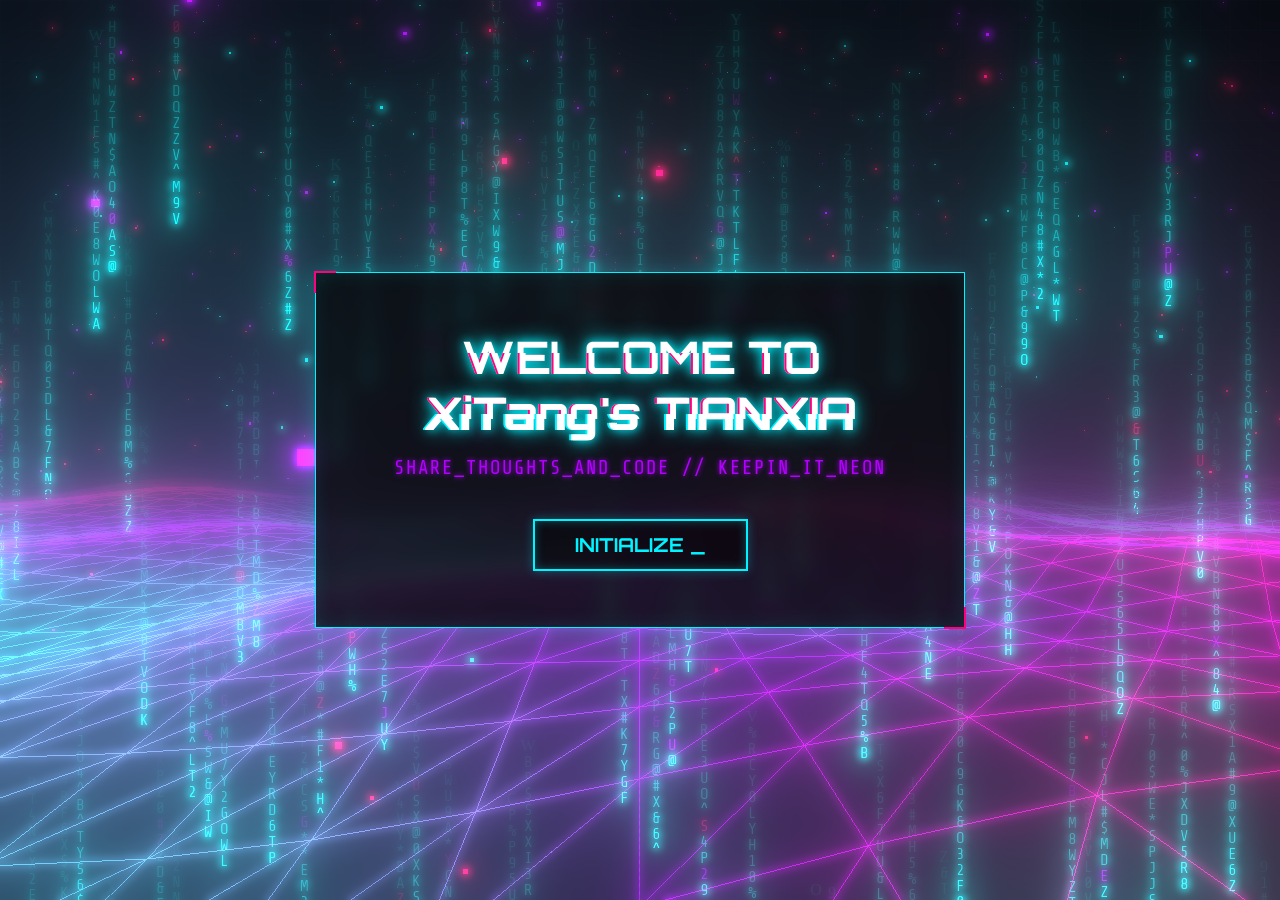
<file: index.html>
<!DOCTYPE html>
<html lang="zh-CN">
<head>
    <meta charset="UTF-8">
    <meta name="viewport" content="width=device-width, initial-scale=1.0">
    <title>CYBERPUNK NEON BLOG</title>
    <link href="https://fonts.googleapis.com/css2?family=Orbitron:wght@400;700;900&family=Share+Tech+Mono&display=swap" rel="stylesheet">
  <script type="module" crossorigin src="/assets/index-zsts9PCw.js"></script>
  <link rel="stylesheet" crossorigin href="/assets/index-DtNtdESn.css">
</head>
<body>
    <canvas id="cyber-canvas"></canvas>
    
    <div class="content">
        <h1 class="glitch" data-text="WELCOME TO XiTang's TIANXIA">WELCOME TO XiTang's TIANXIA</h1>
        <p class="subtitle">SHARE_THOUGHTS_AND_CODE // KEEPIN_IT_NEON</p>
        <a href="/index.php" style="text-decoration: none;">
            <button class="cyber-btn">
                INITIALIZE <span class="blink">_</span>
            </button>
        </a>
    </div>

</body>
</html>
</file>
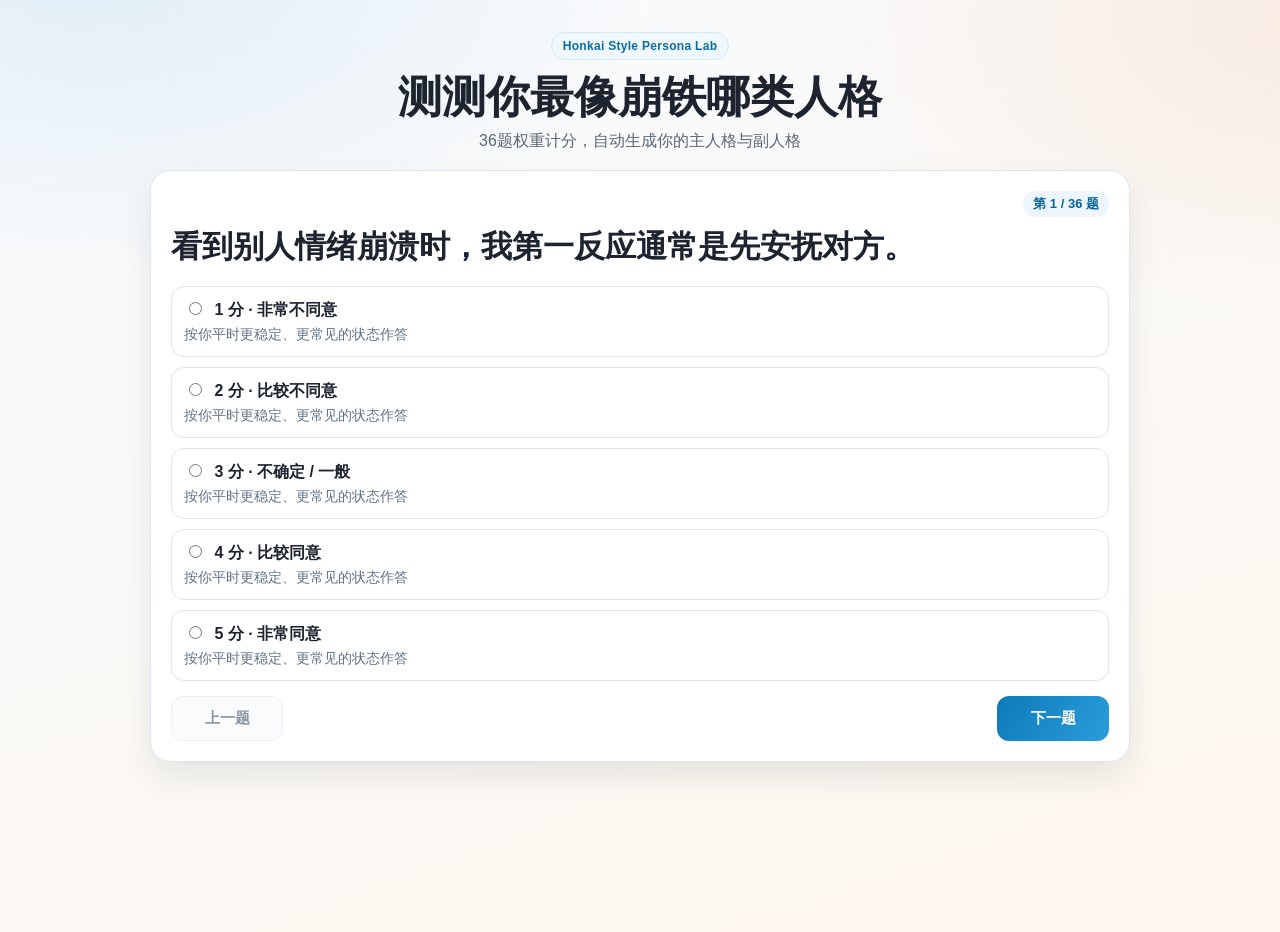
<file: beng-tie-test/index.html>
<!doctype html>
<html lang="zh-CN">
<head>
  <meta charset="UTF-8">
  <meta name="viewport" content="width=device-width, initial-scale=1.0">
  <title>崩铁人格原型测试</title>
  <link rel="stylesheet" href="style.css">
</head>
<body>
  <main class="page">
    <header class="hero">
      <p class="eyebrow">Honkai Style Persona Lab</p>
      <h1>测测你最像崩铁哪类人格</h1>
      <p class="subtitle">36题权重计分，自动生成你的主人格与副人格</p>
    </header>

    <section id="quizCard" class="card">
      <div class="meta">
        <p id="progressText" class="progress">题目加载中...</p>
      </div>
      <div class="question-shell">
        <h2 id="questionTitle" class="question-title"></h2>
        <form id="optionsForm" class="options" aria-label="作答选项"></form>
      </div>
      <div class="actions">
        <button id="prevBtn" type="button" class="btn ghost">上一题</button>
        <button id="nextBtn" type="button" class="btn">下一题</button>
      </div>
    </section>

    <section id="resultCard" class="card hidden" aria-live="polite">
      <p id="resultBadge" class="result-badge"></p>
      <h2 id="resultTitle" class="result-title"></h2>
      <p id="resultSub" class="result-sub"></p>
      <p id="resultDesc" class="result-desc"></p>

      <div class="result-visual">
        <img id="resultImage" class="result-image hidden" alt="">
        <p id="resultImageHint" class="image-hint hidden"></p>
      </div>

      <div class="result-grid">
        <article class="panel">
          <h3>分数概览</h3>
          <div id="scoreBars" class="bars"></div>
        </article>
        <article class="panel">
          <h3>关键依据（主人格）</h3>
          <ul id="evidenceList" class="evidence-list"></ul>
        </article>
      </div>

      <article class="panel">
        <h3>判读建议</h3>
        <ul id="tipsList" class="tips-list"></ul>
      </article>

      <div class="actions actions-result">
        <button id="retryBtn" type="button" class="btn ghost">重新测试</button>
      </div>
    </section>
  </main>

  <script src="quiz-data.js"></script>
  <script src="script.js"></script>
</body>
</html>
</file>
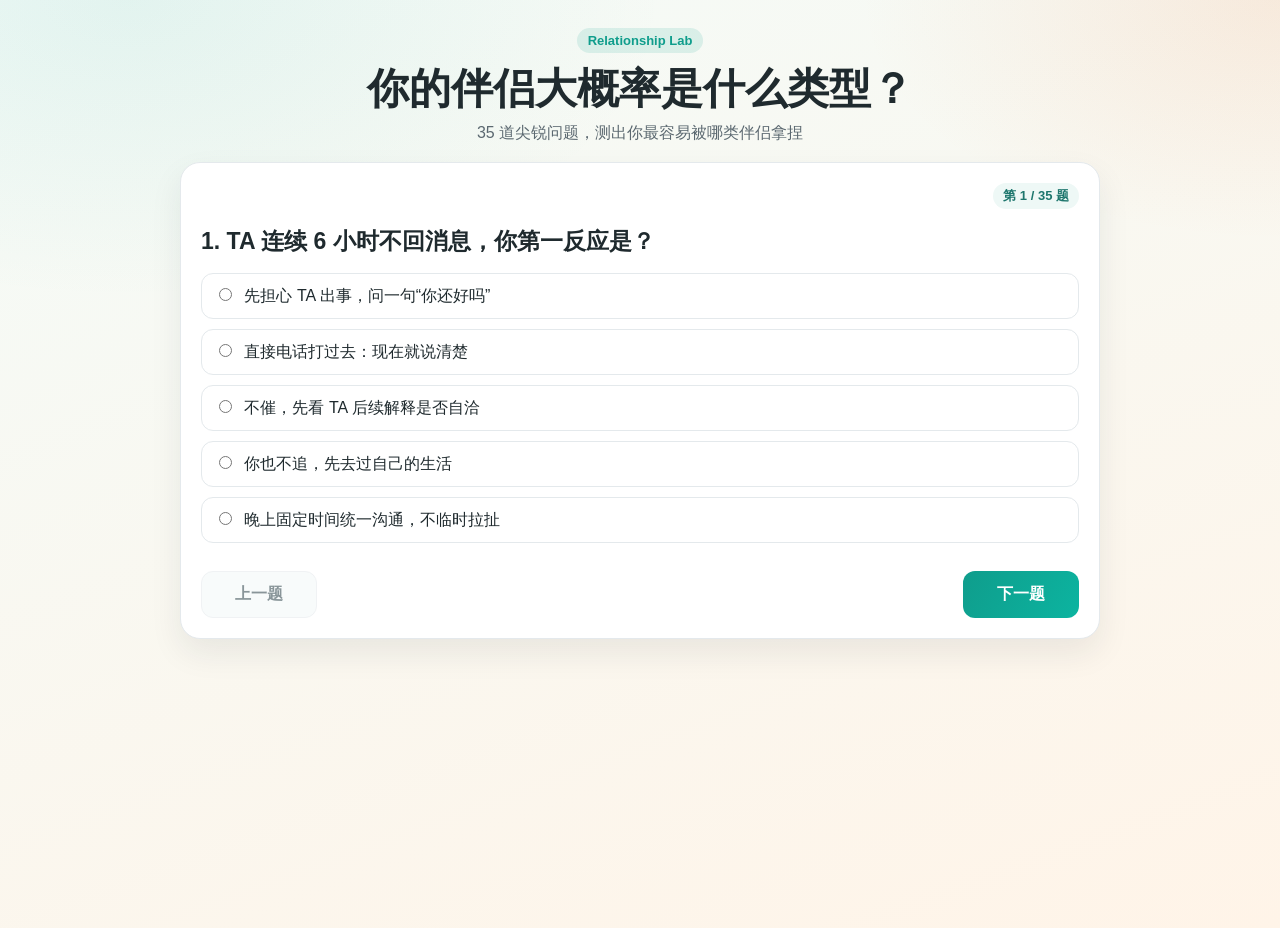
<file: love-type-test/index.html>
<!doctype html>
<html lang="zh-CN">
<head>
  <meta charset="UTF-8">
  <meta name="viewport" content="width=device-width, initial-scale=1.0">
  <title>伴侣类型测试</title>
  <link rel="stylesheet" href="style.css">
</head>
<body>
  <main class="page">
    <section class="hero">
      <p class="tag">Relationship Lab</p>
      <h1>你的伴侣大概率是什么类型？</h1>
      <p class="subtitle">35 道尖锐问题，测出你最容易被哪类伴侣拿捏</p>
    </section>

    <section id="quizCard" class="card">
      <div class="quiz-meta">
        <p id="progressText" class="progress"></p>
      </div>
      <form id="quizForm"></form>
      <div class="actions">
        <button id="prevBtn" type="button" class="btn ghost">上一题</button>
        <button id="nextBtn" type="button" class="btn">下一题</button>
      </div>
    </section>

    <section id="resultCard" class="card hidden" aria-live="polite">
      <h2 id="resultTitle"></h2>
      <p id="resultDesc"></p>
      <p id="resultTip" class="tip"></p>
      <p id="resultMethod" class="method"></p>
      <div class="result-visual">
        <p id="resultBadge" class="result-badge"></p>
        <img id="resultImage" class="result-image hidden" alt="">
        <p id="resultImageHint" class="image-hint hidden"></p>
      </div>
      <div id="scoreBars" class="bars"></div>
      <div class="evidence-box">
        <h3>关键依据</h3>
        <ul id="keyEvidence" class="evidence-list"></ul>
      </div>
      <details class="evidence-detail">
        <summary>查看 35 题完整依据</summary>
        <ol id="allEvidenceList" class="all-evidence"></ol>
      </details>
      <button id="retryBtn" type="button" class="btn ghost">再测一次</button>
    </section>
  </main>

  <script src="script.js"></script>
</body>
</html>
</file>
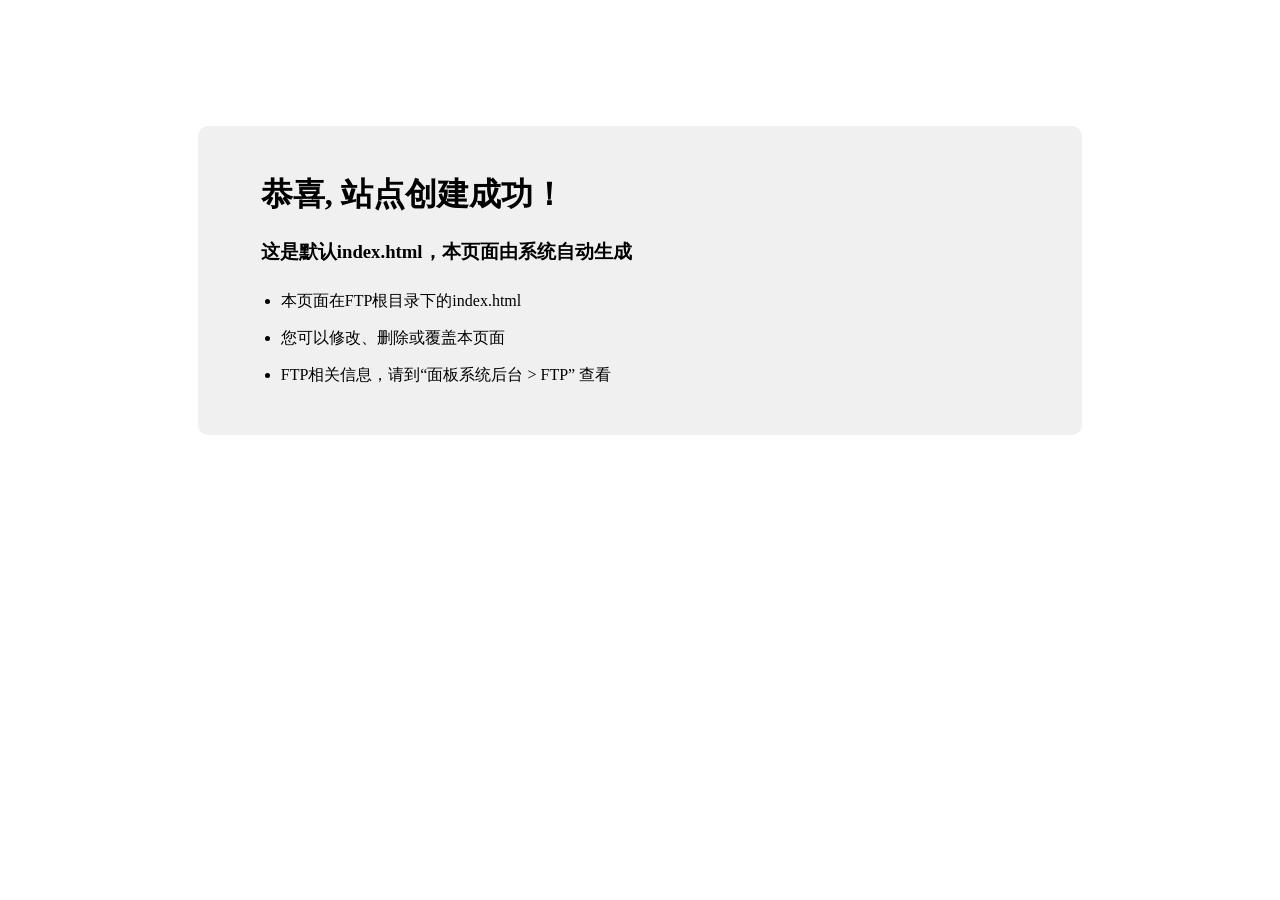
<file: wujian/index.html>
<!doctype html>
<html>
<head>
    <meta charset="utf-8">
    <title>恭喜，站点创建成功这是wujian下面的！！！！</title>
    <style>
        .container {
            width: 60%;
            margin: 10% auto 0;
            background-color: #f0f0f0;
            padding: 2% 5%;
            border-radius: 10px
        }

        ul {
            padding-left: 20px;
        }

            ul li {
                line-height: 2.3
            }

        a {
            color: #20a53a
        }
    </style>
</head>
<body>
    <div class="container">
        <h1>恭喜, 站点创建成功！</h1>
        <h3>这是默认index.html，本页面由系统自动生成</h3>
        <ul>
            <li>本页面在FTP根目录下的index.html</li>
            <li>您可以修改、删除或覆盖本页面</li>
            <li>FTP相关信息，请到“面板系统后台 > FTP” 查看</li>
        </ul>
    </div>
</body>
</html>
</file>
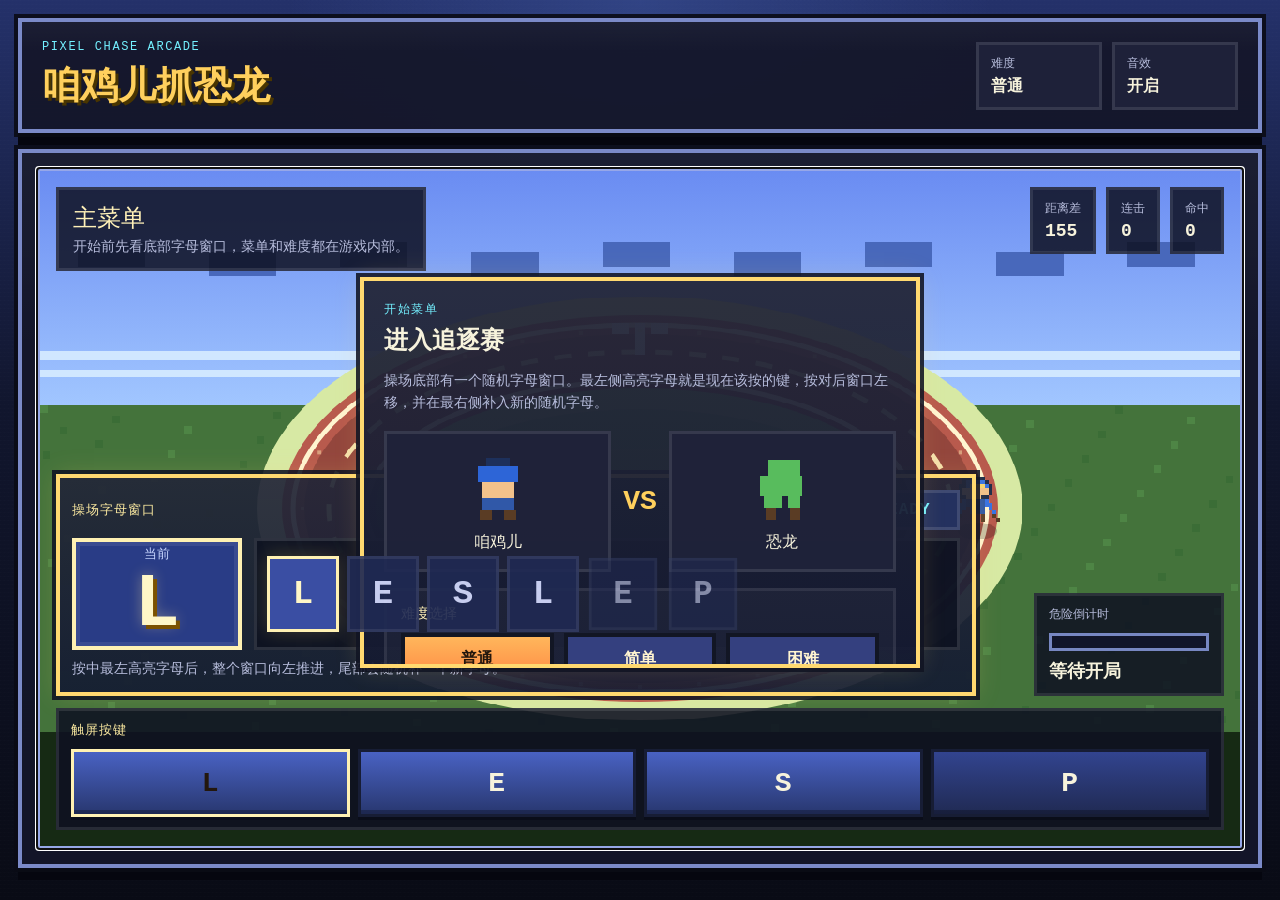
<file: game/zj/index.html>
<!DOCTYPE html>
<html lang="zh-CN">
<head>
  <meta charset="UTF-8" />
  <meta name="viewport" content="width=device-width, initial-scale=1, viewport-fit=cover" />
  <title>咱鸡儿抓恐龙</title>
  <link rel="stylesheet" href="./style.css" />
</head>
<body>
  <div class="app-shell">
    <div class="pixel-noise"></div>

    <main class="game-frame">
      <header class="topbar pixel-panel">
        <div>
          <p class="eyebrow">PIXEL CHASE ARCADE</p>
          <h1>咱鸡儿抓恐龙</h1>
        </div>
        <div class="topbar-meta">
          <div class="meta-chip">
            <span class="meta-label">难度</span>
            <strong id="difficultyLabel">普通</strong>
          </div>
          <div class="meta-chip">
            <span class="meta-label">音效</span>
            <strong id="soundLabel">开启</strong>
          </div>
        </div>
      </header>

      <section class="stage-panel pixel-panel">
        <div id="stageWrap" class="stage-wrap" tabindex="0" aria-label="游戏主区域">
          <canvas id="gameCanvas" width="1280" height="720" aria-label="游戏画面"></canvas>

          <div class="stage-overlay">
            <div class="stage-topbar">
              <div class="hud-title">
                <span id="phaseText">主菜单</span>
                <small id="statusText">开始前先看操场底部的字母窗口。</small>
              </div>
              <div class="hud-stats">
                <div class="stat-card">
                  <span>距离差</span>
                  <strong id="leadValue">0</strong>
                </div>
                <div class="stat-card">
                  <span>连击</span>
                  <strong id="comboValue">0</strong>
                </div>
                <div class="stat-card">
                  <span>命中</span>
                  <strong id="hitValue">0</strong>
                </div>
              </div>
            </div>

            <div id="menuOverlay" class="menu-overlay">
              <div class="menu-panel">
                <p class="section-kicker">开始菜单</p>
                <h2>进入追逐赛</h2>
                <p class="menu-copy">
                  操场底部有一个随机字母窗口。最左侧高亮字母就是现在该按的键，按对后窗口左移，并在最右侧补入新的随机字母。
                </p>

                <div class="hero-showcase">
                  <div class="showcase-card">
                    <div class="mini-sprite police-mini"></div>
                    <span>咱鸡儿</span>
                  </div>
                  <div class="showcase-vs">VS</div>
                  <div class="showcase-card">
                    <div class="mini-sprite dino-mini"></div>
                    <span>恐龙</span>
                  </div>
                </div>

                <div class="option-group">
                  <span class="option-title">难度选择</span>
                  <div class="difficulty-grid">
                    <button class="pixel-button difficulty-button is-active" data-difficulty="normal">普通</button>
                    <button class="pixel-button difficulty-button" data-difficulty="easy">简单</button>
                    <button class="pixel-button difficulty-button" data-difficulty="hard">困难</button>
                  </div>
                  <p id="difficultyDesc" class="option-desc"></p>
                </div>

                <ul class="rule-list">
                  <li>看游戏窗口底部字母栏。</li>
                  <li>按最左高亮字母，咱鸡儿前冲。</li>
                  <li>按错不会推进，恐龙继续拉开。</li>
                  <li>追上恐龙就赢，被拉开太久就输。</li>
                  <li>安卓手机可直接点底部触屏按键游玩。</li>
                </ul>

                <div class="menu-actions">
                  <button id="startButton" class="pixel-button primary-button">开始游戏</button>
                  <button id="soundButton" class="pixel-button secondary-button">音效：开启</button>
                </div>
              </div>
            </div>

            <div class="stage-bottom-ui">
              <div class="bottom-row">
                <div class="track-prompt-window" id="trackPromptWindow">
                  <div class="window-caption-row">
                    <span class="window-caption">操场字母窗口</span>
                    <span id="feedbackBadge" class="feedback-badge">READY</span>
                  </div>
                  <div class="prompt-window-inner">
                    <div id="currentLetterBox" class="current-letter-box">
                      <span class="current-label">当前</span>
                      <span id="promptLetter" class="current-letter">A</span>
                    </div>
                    <div id="sequencePreview" class="track-sequence-strip" aria-label="随机字母窗口"></div>
                  </div>
                  <div class="window-tip">
                    按中最左高亮字母后，整个窗口向左推进，尾部会随机补一个新字母。
                  </div>
                </div>

                <div class="danger-dock">
                  <div class="danger-card">
                    <span>危险倒计时</span>
                    <div class="danger-bar">
                      <div id="dangerFill" class="danger-fill"></div>
                    </div>
                    <strong id="dangerText">安全</strong>
                  </div>
                </div>
              </div>

              <div class="touch-dock">
                <div class="touch-title">触屏按键</div>
                <div id="touchControls" class="touch-controls" aria-label="触屏字母按钮"></div>
              </div>
            </div>
          </div>

          <div id="dangerOverlay" class="danger-overlay"></div>
          <div id="countdownOverlay" class="countdown-overlay hidden">3</div>
        </div>
      </section>
    </main>

    <div id="resultOverlay" class="result-overlay hidden">
      <div class="result-panel pixel-panel">
        <p id="resultTag" class="result-tag">WIN</p>
        <h2 id="resultTitle">咱鸡儿得手</h2>
        <p id="resultSummary" class="result-summary">继续来一局，看看能不能打出更高连击。</p>
        <div class="result-stats">
          <div class="result-stat">
            <span>命中次数</span>
            <strong id="resultHits">0</strong>
          </div>
          <div class="result-stat">
            <span>最高连击</span>
            <strong id="resultCombo">0</strong>
          </div>
          <div class="result-stat">
            <span>难度</span>
            <strong id="resultDifficulty">普通</strong>
          </div>
        </div>
        <div class="result-actions">
          <button id="restartButton" class="pixel-button primary-button">再来一局</button>
          <button id="menuButton" class="pixel-button secondary-button">返回主菜单</button>
        </div>
      </div>
    </div>
  </div>

  <script src="./game.js"></script>
</body>
</html>
</file>
<file: assets/index-DtNtdESn.css>
*{box-sizing:border-box;margin:0;padding:0}body{color:#fff;background-color:#050505;background-image:linear-gradient(#00f3ff0d 1px,#0000 1px),linear-gradient(90deg,#00f3ff0d 1px,#0000 1px);background-size:30px 30px;justify-content:center;align-items:center;min-height:100vh;font-family:Share Tech Mono,monospace;display:flex;position:relative;overflow:hidden}#cyber-canvas{z-index:1;pointer-events:none;width:100%;height:100%;position:absolute;top:0;left:0}.content{-webkit-backdrop-filter:blur(8px);backdrop-filter:blur(8px);text-align:center;z-index:2;background:#0a0a0fd9;border:1px solid #00f3ff;width:90%;max-width:650px;padding:3.5rem 4rem;animation:4s linear infinite scanline;position:relative;box-shadow:0 0 20px #00f3ff33,inset 0 0 20px #00f3ff1a}.content:before,.content:after{content:"";border:2px solid #ff007f;width:20px;height:20px;position:absolute}.content:before{border-bottom:none;border-right:none;top:-2px;left:-2px}.content:after{border-top:none;border-left:none;bottom:-2px;right:-2px}@keyframes scanline{0%{box-shadow:0 0 20px #00f3ff33,inset 0 0 20px #00f3ff1a}50%{box-shadow:0 0 30px #ff007f4d,inset 0 0 30px #ff007f1a}to{box-shadow:0 0 20px #00f3ff33,inset 0 0 20px #00f3ff1a}}h1{color:#fff;text-shadow:0 0 10px #00f3ff,0 0 20px #00f3ff;margin-bottom:1rem;font-family:Orbitron,sans-serif;font-size:2.8rem;position:relative}.glitch{position:relative}.glitch:before,.glitch:after{content:attr(data-text);background:0 0;width:100%;height:100%;position:absolute;top:0;left:0}.glitch:before{text-shadow:-2px 0 #ff007f;clip:rect(24px, 550px, 90px, 0);animation:3s linear infinite alternate-reverse glitch-anim;left:2px}.glitch:after{text-shadow:-2px 0 #00f3ff;clip:rect(85px, 550px, 140px, 0);animation:2.5s linear infinite alternate-reverse glitch-anim;left:-2px}@keyframes glitch-anim{0%{clip:rect(10px, 9999px, 80px, 0)}20%{clip:rect(60px, 9999px, 20px, 0)}40%{clip:rect(20px, 9999px, 100px, 0)}60%{clip:rect(80px, 9999px, 40px, 0)}80%{clip:rect(40px, 9999px, 60px, 0)}to{clip:rect(90px, 9999px, 10px, 0)}}.subtitle{color:#b200ff;letter-spacing:2px;text-shadow:0 0 5px #b200ff;margin-bottom:2.5rem;font-size:1.2rem}.cyber-btn{color:#00f3ff;text-transform:uppercase;cursor:pointer;background:#00000080;border:2px solid #00f3ff;padding:12px 40px;font-family:Orbitron,sans-serif;font-size:1.2rem;font-weight:700;transition:all .3s;position:relative;overflow:hidden;box-shadow:0 0 10px #00f3ff4d,inset 0 0 10px #00f3ff4d}.cyber-btn:hover{color:#050505;background:#00f3ff;box-shadow:0 0 20px #00f3ff,0 0 40px #00f3ff}.cyber-btn:before{content:"";background:linear-gradient(90deg,#0000,#fffc,#0000);width:100%;height:100%;transition:all .5s;position:absolute;top:0;left:-100%}.cyber-btn:hover:before{left:100%}.blink{animation:1s linear infinite blinker}@keyframes blinker{50%{opacity:0}}
</file>
<file: beng-tie-test/style.css>
:root {
  --bg: #f8fbff;
  --bg-alt: #fef7ee;
  --card: #ffffff;
  --text: #1d2430;
  --muted: #5a6676;
  --line: #dde6f0;
  --accent: #0f7ab8;
  --accent-2: #e98238;
  --accent-soft: #edf6fe;
  --ok: #1f8f63;
}

* {
  box-sizing: border-box;
}

body {
  margin: 0;
  color: var(--text);
  font-family: "Noto Sans SC", "Source Han Sans SC", "PingFang SC", "Microsoft YaHei", sans-serif;
  background:
    radial-gradient(900px 520px at 8% -4%, rgba(15, 122, 184, 0.1), transparent 62%),
    radial-gradient(820px 460px at 102% 2%, rgba(233, 130, 56, 0.12), transparent 64%),
    linear-gradient(160deg, var(--bg), var(--bg-alt));
  min-height: 100vh;
}

.page {
  width: min(980px, 94vw);
  margin: 32px auto 48px;
}

.hero {
  text-align: center;
  margin-bottom: 18px;
}

.eyebrow {
  display: inline-block;
  margin: 0;
  padding: 6px 11px;
  border-radius: 999px;
  border: 1px solid #d2e7f8;
  background: #f0f8ff;
  color: #0a6ca5;
  font-size: 12px;
  font-weight: 700;
  letter-spacing: 0.3px;
}

h1 {
  margin: 12px 0 8px;
  font-size: clamp(27px, 4.6vw, 44px);
  line-height: 1.15;
}

.subtitle {
  margin: 0;
  color: var(--muted);
}

.card {
  border-radius: 20px;
  border: 1px solid var(--line);
  background: var(--card);
  box-shadow: 0 16px 34px rgba(16, 30, 48, 0.09);
  padding: 20px;
}

.meta {
  display: flex;
  justify-content: flex-end;
}

.progress {
  margin: 0;
  padding: 4px 10px;
  border-radius: 999px;
  color: #0b669a;
  background: var(--accent-soft);
  font-size: 13px;
  font-weight: 700;
}

.question-shell {
  margin-top: 8px;
}

.question-title {
  margin: 0 0 16px;
  font-size: clamp(20px, 3.2vw, 31px);
  line-height: 1.45;
}

.options {
  display: grid;
  gap: 10px;
}

.opt {
  display: block;
  border: 1px solid var(--line);
  border-radius: 13px;
  padding: 12px;
  cursor: pointer;
  transition: 0.2s ease;
  background: #fff;
}

.opt:hover {
  transform: translateY(-1px);
  border-color: rgba(15, 122, 184, 0.45);
}

.opt input {
  margin-right: 8px;
}

.opt-title {
  font-weight: 700;
}

.opt-sub {
  margin-top: 5px;
  color: #607286;
  font-size: 14px;
}

.opt:has(input:checked) {
  background: #f0f8ff;
  border-color: var(--accent);
}

.actions {
  margin-top: 15px;
  display: flex;
  justify-content: space-between;
  gap: 10px;
}

.btn {
  border: none;
  border-radius: 12px;
  padding: 12px 18px;
  min-width: 112px;
  font-size: 15px;
  font-weight: 700;
  cursor: pointer;
  color: #fff;
  background: linear-gradient(120deg, var(--accent), #2a9cdc);
  transition: 0.2s ease;
}

.btn:hover {
  transform: translateY(-1px);
}

.btn:disabled {
  opacity: 0.55;
  cursor: not-allowed;
  transform: none;
}

.btn.ghost {
  border: 1px solid var(--line);
  background: #f5f8fc;
  color: #2c4255;
}

.hidden {
  display: none;
}

.result-badge {
  margin: 0;
  display: inline-block;
  padding: 6px 10px;
  border-radius: 999px;
  font-size: 12px;
  font-weight: 700;
  color: #0a6ca5;
  border: 1px solid #d2e7f8;
  background: #f0f8ff;
}

.result-title {
  margin: 10px 0 6px;
  font-size: clamp(24px, 4vw, 36px);
}

.result-sub {
  margin: 0 0 8px;
  color: var(--ok);
  font-weight: 700;
}

.result-desc {
  margin: 0;
  line-height: 1.75;
  color: #2b3746;
}

.result-visual {
  margin-top: 14px;
}

.result-image {
  display: block;
  width: 100%;
  max-width: 760px;
  border-radius: 14px;
  border: 1px solid #d8e4ef;
  box-shadow: 0 12px 28px rgba(20, 38, 58, 0.12);
}

.image-hint {
  margin: 4px 0 0;
  color: #6a7685;
  font-size: 13px;
}

.result-grid {
  margin-top: 16px;
  display: grid;
  grid-template-columns: 1fr;
  gap: 12px;
}

.panel {
  border: 1px solid #dfe8f2;
  background: #fbfdff;
  border-radius: 14px;
  padding: 14px;
}

.panel h3 {
  margin: 0 0 10px;
  font-size: 17px;
}

.bars {
  display: grid;
  gap: 9px;
}

.bar-item {
  display: grid;
  gap: 4px;
}

.bar-head {
  display: flex;
  justify-content: space-between;
  gap: 10px;
  font-size: 14px;
  color: #2e4356;
}

.bar-track {
  height: 10px;
  background: #e9eff6;
  border-radius: 999px;
  overflow: hidden;
}

.bar-fill {
  height: 100%;
  border-radius: inherit;
  background: linear-gradient(90deg, #1879b2, #f09a40);
}

.evidence-list,
.tips-list {
  margin: 0;
  padding-left: 18px;
  display: grid;
  gap: 8px;
  line-height: 1.55;
  color: #2b3b4b;
}

.actions-result {
  justify-content: flex-end;
}

@media (max-width: 760px) {
  .page {
    margin-top: 20px;
  }

  .card {
    padding: 15px;
  }

  .question-title {
    font-size: 18px;
  }

  .opt {
    padding: 10px;
  }

  .opt-sub {
    font-size: 13px;
  }

  .btn {
    padding: 10px 14px;
    min-width: 96px;
    font-size: 14px;
  }
}
</file>
<file: love-type-test/style.css>
:root {
  --bg-1: #f4fbf8;
  --bg-2: #fff4e8;
  --card: #ffffff;
  --text: #1f2a2e;
  --muted: #5b6870;
  --accent: #0f9d8c;
  --accent-2: #f17f3b;
  --line: #e4e9ec;
}

* {
  box-sizing: border-box;
}

body {
  margin: 0;
  font-family: "PingFang SC", "Hiragino Sans GB", "Microsoft YaHei", sans-serif;
  color: var(--text);
  background:
    radial-gradient(900px 500px at 10% 0%, rgba(15, 157, 140, 0.08), transparent 60%),
    radial-gradient(700px 400px at 100% 0%, rgba(241, 127, 59, 0.12), transparent 60%),
    linear-gradient(160deg, var(--bg-1), var(--bg-2));
  min-height: 100vh;
}

.page {
  width: min(920px, 94vw);
  margin: 28px auto 40px;
}

.hero {
  text-align: center;
  margin-bottom: 18px;
}

.tag {
  display: inline-block;
  margin: 0;
  padding: 5px 11px;
  border-radius: 99px;
  background: rgba(15, 157, 140, 0.12);
  color: var(--accent);
  font-size: 13px;
  font-weight: 600;
}

h1 {
  margin: 12px 0 10px;
  font-size: clamp(28px, 4.4vw, 42px);
  line-height: 1.15;
}

.subtitle {
  margin: 0;
  color: var(--muted);
}

.card {
  background: var(--card);
  border: 1px solid var(--line);
  border-radius: 20px;
  padding: 20px;
  box-shadow: 0 14px 32px rgba(20, 33, 48, 0.08);
}

.quiz-meta {
  display: flex;
  justify-content: flex-end;
  margin-bottom: 6px;
}

.progress {
  margin: 0;
  padding: 4px 10px;
  border-radius: 999px;
  background: #eef8f6;
  color: #1d766d;
  font-size: 13px;
  font-weight: 600;
}

.question {
  padding: 10px 0 16px;
}

.question h3 {
  margin: 0 0 14px;
  font-size: 23px;
  line-height: 1.45;
}

.options {
  display: grid;
  gap: 10px;
}

.opt {
  display: block;
  border: 1px solid var(--line);
  border-radius: 12px;
  padding: 11px 12px;
  cursor: pointer;
  transition: 0.2s ease;
}

.opt:hover {
  border-color: rgba(15, 157, 140, 0.5);
  transform: translateY(-1px);
}

.opt input {
  margin-right: 8px;
}

.opt:has(input:checked) {
  background: rgba(15, 157, 140, 0.08);
  border-color: var(--accent);
}

.actions {
  display: flex;
  justify-content: space-between;
  gap: 10px;
  padding-top: 12px;
}

.btn {
  border: none;
  padding: 12px 18px;
  border-radius: 12px;
  font-size: 16px;
  font-weight: 600;
  cursor: pointer;
  background: linear-gradient(120deg, var(--accent), #0cb4a0);
  color: #fff;
  transition: 0.2s ease;
  min-width: 116px;
}

.btn:hover {
  transform: translateY(-1px);
  filter: brightness(1.03);
}

.btn:disabled {
  cursor: not-allowed;
  opacity: 0.55;
  transform: none;
  filter: none;
}

.btn.ghost {
  background: #f4f8f9;
  color: #294047;
  border: 1px solid var(--line);
}

.hidden {
  display: none;
}

#resultTitle {
  margin: 0 0 8px;
  font-size: clamp(22px, 3.2vw, 30px);
}

#resultDesc {
  margin: 0 0 6px;
  color: #2a3840;
  line-height: 1.65;
}

.tip {
  margin: 0 0 16px;
  color: var(--accent-2);
  font-weight: 600;
}

.method {
  margin: 0 0 16px;
  padding: 10px 12px;
  border-radius: 10px;
  background: #f7fafb;
  border: 1px solid #e8eef1;
  color: #405962;
  font-size: 14px;
  line-height: 1.55;
}

.result-visual {
  margin: 0 0 18px;
}

.result-badge {
  display: inline-block;
  margin: 0 0 10px;
  padding: 5px 11px;
  border-radius: 999px;
  background: #edf7f5;
  color: #0f7d70;
  border: 1px solid #dcebe7;
  font-size: 13px;
  font-weight: 700;
}

.result-image {
  width: 100%;
  max-width: 700px;
  display: block;
  border-radius: 14px;
  border: 1px solid #dbe5ea;
  box-shadow: 0 10px 26px rgba(24, 46, 56, 0.12);
}

.image-hint {
  margin: 2px 0 0;
  color: #5e6f77;
  font-size: 13px;
}

#retryBtn {
  margin-top: 12px;
}

.bars {
  display: grid;
  gap: 10px;
  margin-bottom: 18px;
}

.bar-item {
  display: grid;
  gap: 5px;
}

.bar-head {
  display: flex;
  justify-content: space-between;
  font-size: 14px;
  color: #36515a;
}

.bar-track {
  height: 10px;
  border-radius: 99px;
  background: #ecf1f3;
  overflow: hidden;
}

.bar-fill {
  height: 100%;
  border-radius: inherit;
  background: linear-gradient(90deg, var(--accent), var(--accent-2));
}

.evidence-box h3 {
  margin: 0 0 10px;
  font-size: 17px;
}

.evidence-list {
  margin: 0;
  padding-left: 18px;
  display: grid;
  gap: 8px;
  color: #294047;
  line-height: 1.6;
}

.evidence-detail {
  margin-top: 14px;
  border: 1px solid var(--line);
  border-radius: 12px;
  padding: 10px 12px;
  background: #fafdfd;
}

.evidence-detail summary {
  cursor: pointer;
  font-weight: 600;
  color: #1f5f57;
}

.all-evidence {
  margin: 10px 0 0;
  padding-left: 18px;
  display: grid;
  gap: 8px;
  line-height: 1.55;
  color: #30444c;
}

@media (max-width: 720px) {
  .card {
    padding: 15px;
  }

  .question h3 {
    font-size: 18px;
  }

  .opt {
    padding: 10px 11px;
    font-size: 14px;
  }

  .btn {
    padding: 10px 14px;
    font-size: 14px;
    min-width: 96px;
  }
}
</file>
<file: game/zj/style.css>
:root {
  --panel: rgba(21, 23, 42, 0.94);
  --panel-2: rgba(31, 34, 58, 0.98);
  --panel-border: #7b8ac8;
  --panel-shadow: #05060f;
  --text: #f7f3dc;
  --muted: #b7bddc;
  --gold: #ffd05d;
  --cyan: #74f0ff;
  --red: #ff6767;
  --pixel-font: "Courier New", "Microsoft YaHei", monospace;
}

* {
  box-sizing: border-box;
}

html,
body {
  margin: 0;
  min-height: 100%;
}

body {
  font-family: var(--pixel-font);
  color: var(--text);
  background:
    radial-gradient(circle at top, rgba(108, 152, 255, 0.18), transparent 32%),
    linear-gradient(180deg, #24316a 0%, #11162e 45%, #090b15 100%);
}

button {
  font: inherit;
}

.app-shell {
  position: relative;
  min-height: 100vh;
  overflow: hidden;
}

.pixel-noise {
  position: fixed;
  inset: 0;
  opacity: 0.12;
  pointer-events: none;
  background-image:
    linear-gradient(rgba(255, 255, 255, 0.08) 1px, transparent 1px),
    linear-gradient(90deg, rgba(255, 255, 255, 0.05) 1px, transparent 1px);
  background-size: 4px 4px;
}

.game-frame {
  position: relative;
  z-index: 1;
  max-width: 1500px;
  margin: 0 auto;
  padding: 18px;
}

.pixel-panel {
  background:
    linear-gradient(180deg, rgba(255, 255, 255, 0.03), transparent 28%),
    var(--panel);
  border: 4px solid var(--panel-border);
  box-shadow:
    0 0 0 4px rgba(10, 12, 22, 0.9),
    0 12px 0 var(--panel-shadow);
}

.topbar {
  display: flex;
  justify-content: space-between;
  align-items: center;
  gap: 20px;
  padding: 18px 20px;
  margin-bottom: 16px;
}

.eyebrow,
.section-kicker {
  margin: 0 0 6px;
  color: var(--cyan);
  letter-spacing: 1.6px;
  font-size: 12px;
}

h1,
h2 {
  margin: 0;
}

h1 {
  font-size: 38px;
  color: var(--gold);
  text-shadow: 3px 3px 0 #493500;
}

.topbar-meta {
  display: flex;
  gap: 10px;
  flex-wrap: wrap;
}

.meta-chip {
  min-width: 126px;
  padding: 10px 12px;
  background: var(--panel-2);
  border: 3px solid rgba(255, 255, 255, 0.1);
}

.meta-label {
  display: block;
  color: var(--muted);
  font-size: 12px;
  margin-bottom: 4px;
}

.stage-panel {
  padding: 14px;
}

.stage-wrap {
  position: relative;
  overflow: hidden;
  border: 4px solid #96a7e8;
  box-shadow: inset 0 0 0 4px rgba(13, 16, 29, 0.9);
}

.stage-wrap.shake {
  animation: stage-shake 0.2s steps(3) 1;
}

#gameCanvas {
  display: block;
  width: 100%;
  height: auto;
  aspect-ratio: 16 / 9;
  background: #6da15a;
  image-rendering: pixelated;
}

.stage-overlay {
  position: absolute;
  inset: 0;
  pointer-events: none;
  display: flex;
  flex-direction: column;
  justify-content: space-between;
  padding: 16px 16px calc(16px + env(safe-area-inset-bottom, 0px));
}

.stage-topbar {
  display: flex;
  justify-content: space-between;
  gap: 12px;
  align-items: flex-start;
}

.hud-title,
.hud-stats,
.track-prompt-window,
.danger-card,
.menu-panel {
  pointer-events: auto;
}

.hud-title {
  max-width: 420px;
  padding: 12px 14px;
  background: rgba(14, 17, 34, 0.86);
  border: 3px solid rgba(255, 255, 255, 0.1);
}

#phaseText {
  display: block;
  font-size: 24px;
  color: #fff1b8;
  margin-bottom: 4px;
}

#statusText {
  color: var(--muted);
  font-size: 14px;
}

.hud-stats {
  display: flex;
  gap: 10px;
  flex-wrap: wrap;
  justify-content: flex-end;
}

.stat-card,
.danger-card,
.result-stat {
  background: rgba(14, 17, 34, 0.86);
  border: 3px solid rgba(255, 255, 255, 0.09);
  padding: 10px 12px;
}

.stat-card span,
.danger-card span,
.result-stat span {
  display: block;
  color: var(--muted);
  font-size: 12px;
  margin-bottom: 4px;
}

.stat-card strong,
.danger-card strong,
.result-stat strong {
  font-size: 18px;
}

.menu-overlay {
  position: absolute;
  inset: 88px 0 160px;
  display: flex;
  align-items: center;
  justify-content: center;
  padding: 18px;
}

.menu-overlay.hidden {
  display: none;
}

.menu-panel {
  width: min(560px, 100%);
  padding: 20px;
  background:
    linear-gradient(180deg, rgba(255, 255, 255, 0.07), rgba(80, 125, 223, 0.05)),
    rgba(17, 21, 40, 0.94);
  border: 4px solid #ffd970;
  box-shadow:
    0 0 0 4px rgba(16, 20, 35, 0.88),
    0 0 24px rgba(255, 217, 112, 0.18);
  max-height: 100%;
  overflow: auto;
}

.menu-copy,
.option-desc,
.rule-list,
.window-tip,
.result-summary {
  color: var(--muted);
  line-height: 1.6;
  font-size: 14px;
}

.hero-showcase {
  display: grid;
  grid-template-columns: 1fr auto 1fr;
  gap: 12px;
  align-items: center;
  margin: 16px 0;
}

.showcase-card {
  display: flex;
  flex-direction: column;
  align-items: center;
  gap: 10px;
  padding: 16px 10px;
  background: var(--panel-2);
  border: 3px solid rgba(255, 255, 255, 0.1);
}

.showcase-vs {
  color: var(--gold);
  font-size: 28px;
  font-weight: bold;
}

.mini-sprite {
  width: 72px;
  height: 72px;
  image-rendering: pixelated;
}

.police-mini {
  background:
    linear-gradient(#1d305b 0 0) 24px 8px / 24px 8px no-repeat,
    linear-gradient(#2d65d7 0 0) 16px 16px / 40px 16px no-repeat,
    linear-gradient(#f2c28b 0 0) 20px 32px / 32px 16px no-repeat,
    linear-gradient(#3058a8 0 0) 20px 48px / 32px 12px no-repeat,
    linear-gradient(#5a3c24 0 0) 18px 60px / 12px 10px no-repeat,
    linear-gradient(#5a3c24 0 0) 42px 60px / 12px 10px no-repeat;
}

.dino-mini {
  background:
    linear-gradient(#58bc5d 0 0) 22px 10px / 32px 16px no-repeat,
    linear-gradient(#58bc5d 0 0) 14px 26px / 42px 20px no-repeat,
    linear-gradient(#d8ffd7 0 0) 34px 22px / 8px 8px no-repeat,
    linear-gradient(#58bc5d 0 0) 18px 46px / 18px 12px no-repeat,
    linear-gradient(#58bc5d 0 0) 42px 46px / 12px 12px no-repeat,
    linear-gradient(#5a3c24 0 0) 20px 58px / 10px 12px no-repeat,
    linear-gradient(#5a3c24 0 0) 44px 58px / 10px 12px no-repeat;
}

.option-group {
  margin-bottom: 14px;
  padding: 14px;
  background: rgba(255, 255, 255, 0.03);
  border: 3px solid rgba(255, 255, 255, 0.08);
}

.option-title {
  display: block;
  margin-bottom: 10px;
  color: #fff1b8;
  font-size: 14px;
}

.difficulty-grid {
  display: grid;
  grid-template-columns: repeat(3, 1fr);
  gap: 10px;
}

.pixel-button {
  appearance: none;
  border: 4px solid #121624;
  background: #34407f;
  color: #fff4d0;
  padding: 12px 14px;
  font-weight: bold;
  cursor: pointer;
  box-shadow:
    inset 0 -4px 0 rgba(0, 0, 0, 0.28),
    0 4px 0 #0a0d19;
  transition: transform 0.05s ease, filter 0.12s ease, background 0.12s ease;
}

.pixel-button:hover {
  filter: brightness(1.08);
}

.pixel-button:active {
  transform: translateY(2px);
  box-shadow:
    inset 0 -2px 0 rgba(0, 0, 0, 0.28),
    0 2px 0 #0a0d19;
}

.difficulty-button.is-active,
.pixel-button.primary-button {
  background: linear-gradient(180deg, #ffb65b, #ff8843);
  color: #23170d;
}

.secondary-button {
  background: linear-gradient(180deg, #5472d6, #33447d);
}

.menu-actions,
.result-actions {
  display: grid;
  gap: 10px;
}

.rule-list {
  margin: 0 0 14px;
  padding-left: 18px;
}

.stage-bottom-ui {
  display: flex;
  flex-direction: column;
  gap: 12px;
}

.bottom-row {
  display: flex;
  justify-content: space-between;
  align-items: flex-end;
  gap: 12px;
}

.track-prompt-window {
  width: min(920px, calc(100% - 220px));
  padding: 12px;
  background:
    linear-gradient(180deg, rgba(255, 255, 255, 0.07), rgba(80, 125, 223, 0.05)),
    rgba(17, 21, 40, 0.92);
  border: 4px solid #ffd970;
  box-shadow:
    0 0 0 4px rgba(16, 20, 35, 0.88),
    0 0 24px rgba(255, 217, 112, 0.18);
}

.window-caption-row {
  display: flex;
  justify-content: space-between;
  align-items: center;
  gap: 10px;
  margin-bottom: 8px;
}

.window-caption {
  color: #fbe9a0;
  font-size: 13px;
  letter-spacing: 1px;
}

.feedback-badge {
  min-width: 112px;
  text-align: center;
  padding: 8px 10px;
  border: 3px solid rgba(255, 255, 255, 0.12);
  background: #24315f;
  color: var(--cyan);
  font-weight: bold;
  letter-spacing: 1px;
}

.feedback-badge.hit {
  background: #204f2c;
  color: #d5ffcf;
  border-color: #70f28f;
}

.feedback-badge.miss {
  background: #5f2427;
  color: #ffd8d8;
  border-color: #ff7777;
}

.feedback-badge.win {
  background: #5a3b06;
  color: #ffe39d;
  border-color: #ffd05d;
}

.feedback-badge.lose {
  background: #521c20;
  color: #ffbcbc;
  border-color: #ff6767;
}

.prompt-window-inner {
  display: grid;
  grid-template-columns: 170px 1fr;
  gap: 12px;
  align-items: stretch;
}

.current-letter-box {
  display: flex;
  flex-direction: column;
  justify-content: center;
  align-items: center;
  min-height: 112px;
  background: #293c86;
  border: 4px solid #fff1b3;
  box-shadow: inset 0 0 0 4px rgba(255, 255, 255, 0.08);
}

.current-letter-box.hit {
  animation: pulse-good 0.25s steps(2) 1;
}

.current-letter-box.miss {
  animation: pulse-miss 0.25s steps(2) 1;
}

.current-label {
  color: #c7d6ff;
  font-size: 13px;
  margin-bottom: 4px;
}

.current-letter {
  display: block;
  font-size: 76px;
  font-weight: bold;
  line-height: 1;
  color: #fff7c7;
  text-shadow: 4px 4px 0 #7b5200, 0 0 14px rgba(255, 230, 150, 0.38);
}

.track-sequence-strip {
  display: flex;
  align-items: center;
  gap: 8px;
  min-height: 112px;
  padding: 10px;
  background: rgba(12, 16, 31, 0.82);
  border: 3px solid rgba(255, 255, 255, 0.12);
  overflow: hidden;
}

.sequence-token {
  flex: 0 0 auto;
  width: 72px;
  height: 76px;
  display: flex;
  align-items: center;
  justify-content: center;
  font-size: 34px;
  font-weight: bold;
  color: #d6ddff;
  background: #202a53;
  border: 3px solid rgba(255, 255, 255, 0.08);
  transition: transform 0.14s ease, opacity 0.14s ease, background 0.14s ease;
}

.sequence-token.current {
  color: #fff7c7;
  background: #3a4ea3;
  border-color: #fff1b3;
  box-shadow: 0 0 18px rgba(255, 221, 112, 0.2);
}

.sequence-token.upcoming {
  opacity: 0.92;
}

.sequence-token.tail {
  opacity: 0.56;
  transform: scale(0.95);
}

.window-tip {
  margin-top: 8px;
}

.danger-dock {
  width: 190px;
}

.danger-card {
  width: 100%;
}

.touch-dock {
  padding: 10px 12px;
  background: rgba(14, 17, 34, 0.88);
  border: 3px solid rgba(255, 255, 255, 0.1);
  pointer-events: auto;
}

.touch-title {
  margin-bottom: 10px;
  color: #fbe9a0;
  font-size: 13px;
  letter-spacing: 1px;
}

.touch-controls {
  display: grid;
  grid-template-columns: repeat(auto-fit, minmax(84px, 1fr));
  gap: 8px;
}

.touch-key {
  appearance: none;
  border: 3px solid #171d35;
  min-height: 68px;
  background: linear-gradient(180deg, #32448f, #202a53);
  color: #f7f3dc;
  font-size: 28px;
  font-weight: bold;
  box-shadow:
    inset 0 -4px 0 rgba(0, 0, 0, 0.28),
    0 3px 0 #0a0d19;
  touch-action: manipulation;
}

.touch-key.current {
  background: linear-gradient(180deg, #ffcf66, #ff9d45);
  color: #23170d;
  border-color: #fff1b3;
}

.touch-key.upcoming {
  background: linear-gradient(180deg, #4962c3, #28376f);
}

.touch-key.is-pressed,
.touch-key:active {
  transform: translateY(2px);
  box-shadow:
    inset 0 -2px 0 rgba(0, 0, 0, 0.28),
    0 1px 0 #0a0d19;
}

.danger-bar {
  width: 100%;
  height: 18px;
  margin: 10px 0 8px;
  background: #11152a;
  border: 3px solid #7787c2;
}

.danger-fill {
  height: 100%;
  width: 0%;
  background: linear-gradient(90deg, #ffd05d, #ff6767);
  transition: width 0.08s linear;
}

.danger-overlay {
  position: absolute;
  inset: 0;
  pointer-events: none;
  opacity: 0;
  transition: opacity 0.12s ease;
  box-shadow: inset 0 0 0 14px rgba(255, 68, 68, 0.6);
}

.danger-overlay.active {
  opacity: 1;
}

.countdown-overlay {
  position: absolute;
  inset: 0;
  display: flex;
  align-items: center;
  justify-content: center;
  font-size: 110px;
  font-weight: bold;
  color: #fff8d0;
  text-shadow: 6px 6px 0 #4d3000;
  background: rgba(5, 8, 18, 0.35);
}

.hidden {
  display: none !important;
}

.result-overlay {
  position: fixed;
  inset: 0;
  z-index: 8;
  display: flex;
  align-items: center;
  justify-content: center;
  background: rgba(5, 7, 14, 0.7);
  padding: 20px;
}

.result-panel {
  width: min(560px, 100%);
  padding: 22px;
  text-align: center;
}

.result-tag {
  margin: 0 0 8px;
  color: var(--cyan);
  letter-spacing: 2px;
}

.result-panel h2 {
  font-size: 34px;
  color: #fff2b6;
  margin-bottom: 10px;
}

.result-stats {
  display: grid;
  grid-template-columns: repeat(3, 1fr);
  gap: 10px;
  margin-bottom: 16px;
}

body.danger .topbar,
body.danger .track-prompt-window {
  border-color: #e06d6d;
}

@keyframes pulse-good {
  0% { transform: scale(1); }
  50% { transform: scale(1.04); filter: brightness(1.14); }
  100% { transform: scale(1); }
}

@keyframes pulse-miss {
  0% { transform: translateX(0); }
  25% { transform: translateX(-6px); }
  50% { transform: translateX(6px); }
  75% { transform: translateX(-4px); }
  100% { transform: translateX(0); }
}

@keyframes stage-shake {
  0% { transform: translate(0, 0); }
  25% { transform: translate(-4px, 2px); }
  50% { transform: translate(4px, -2px); }
  75% { transform: translate(-2px, -1px); }
  100% { transform: translate(0, 0); }
}

@media (max-width: 1100px) {
  .stage-topbar,
  .prompt-window-inner,
  .bottom-row {
    flex-direction: column;
    grid-template-columns: 1fr;
  }

  .hud-stats {
    justify-content: flex-start;
  }

  .menu-overlay {
    inset: 70px 0 210px;
  }

  .track-prompt-window,
  .danger-dock {
    width: 100%;
  }

  .danger-dock {
    max-width: none;
  }
}

@media (max-width: 760px) {
  .game-frame {
    padding: 10px;
  }

  .topbar {
    flex-direction: column;
    align-items: flex-start;
  }

  .difficulty-grid,
  .hero-showcase,
  .result-stats {
    grid-template-columns: 1fr;
  }

  .menu-overlay {
    inset: 58px 10px 188px;
    padding: 10px;
    align-items: flex-start;
  }

  .menu-panel {
    padding: 12px;
  }

  .menu-copy,
  .option-desc,
  .rule-list,
  .window-tip,
  .result-summary {
    font-size: 13px;
    line-height: 1.45;
  }

  .menu-panel h2 {
    font-size: 24px;
  }

  .window-caption-row {
    flex-direction: column;
    align-items: flex-start;
  }

  .track-sequence-strip {
    min-height: 84px;
  }

  .sequence-token {
    width: 54px;
    height: 60px;
    font-size: 26px;
  }

  .current-letter {
    font-size: 56px;
  }

  .touch-key {
    min-height: 72px;
    font-size: 30px;
  }

  .stage-overlay {
    padding: 10px 10px calc(10px + env(safe-area-inset-bottom, 0px));
  }

  .hud-title {
    max-width: none;
    width: 100%;
  }

  .hud-stats {
    width: 100%;
  }

  .stat-card {
    flex: 1 1 calc(33.33% - 8px);
  }

  .hero-showcase {
    gap: 8px;
    margin: 10px 0;
  }

  .showcase-card {
    padding: 10px 8px;
  }
}
</file>
